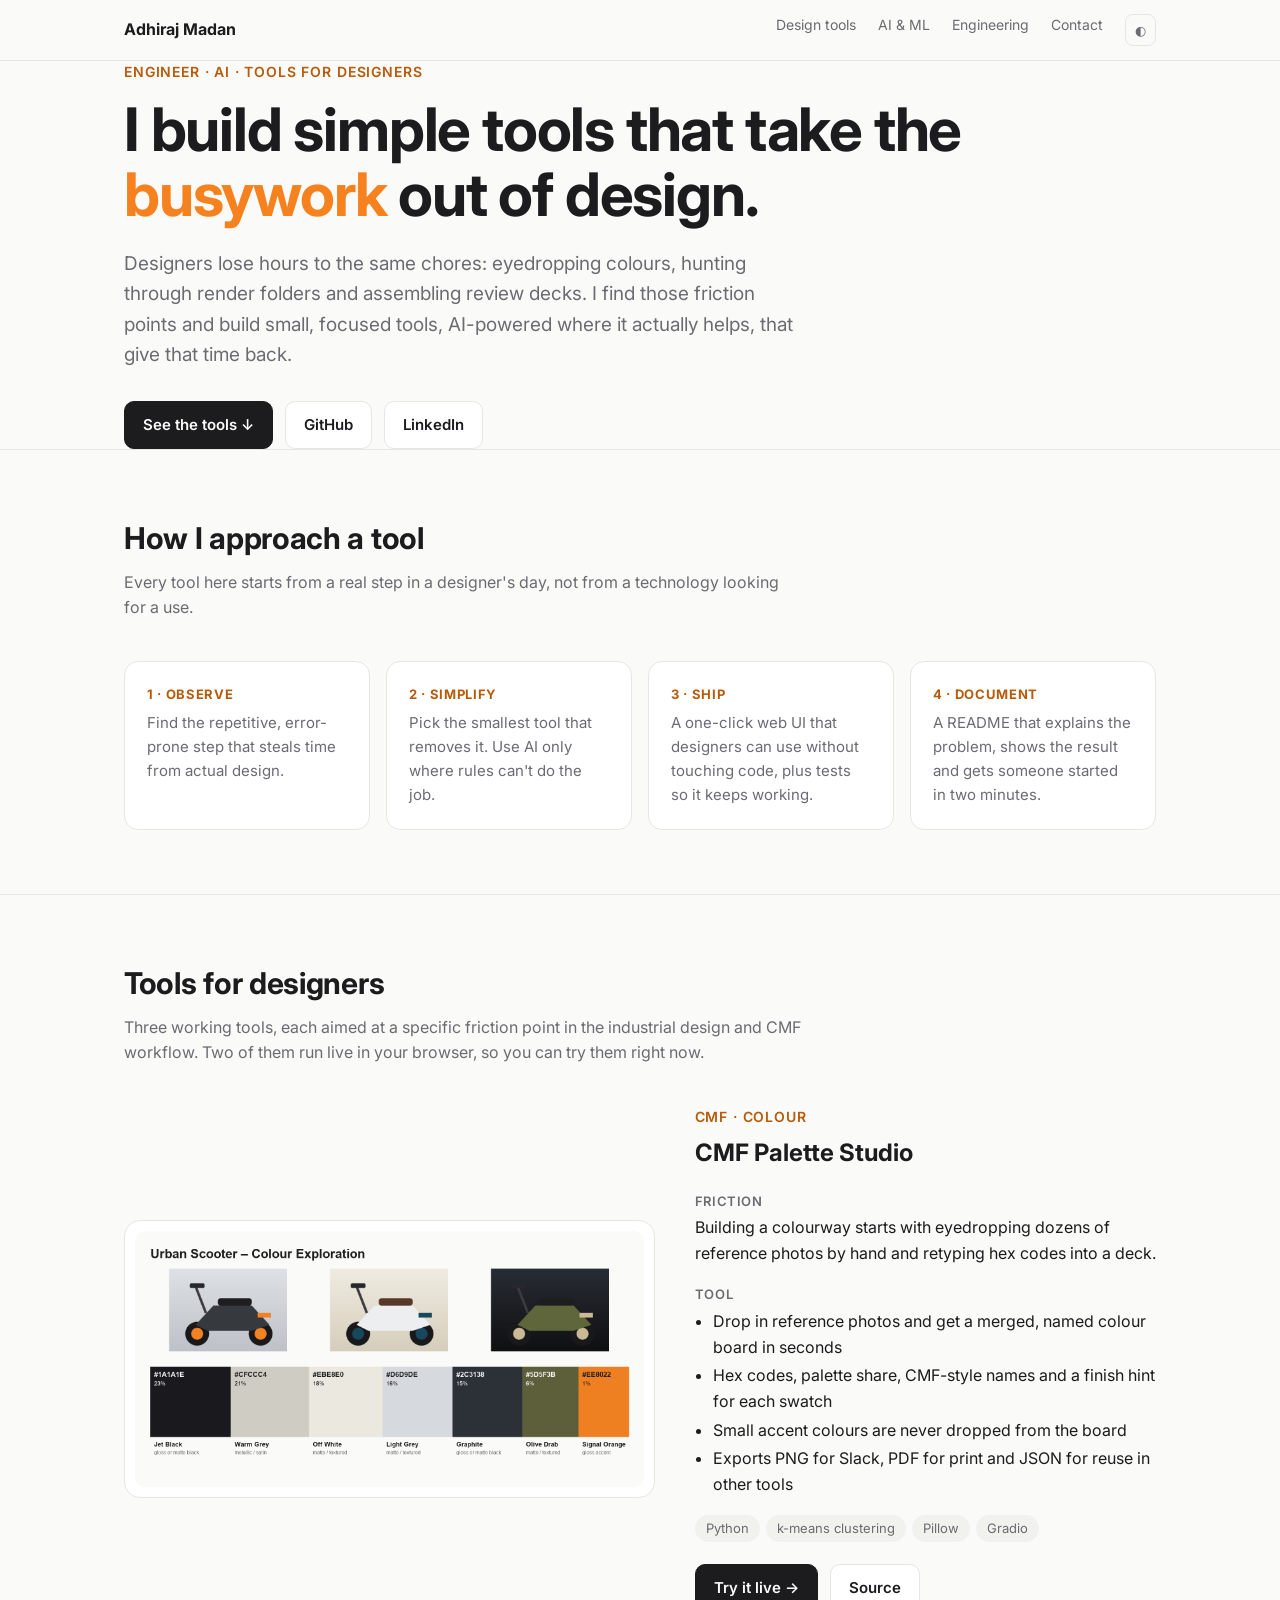
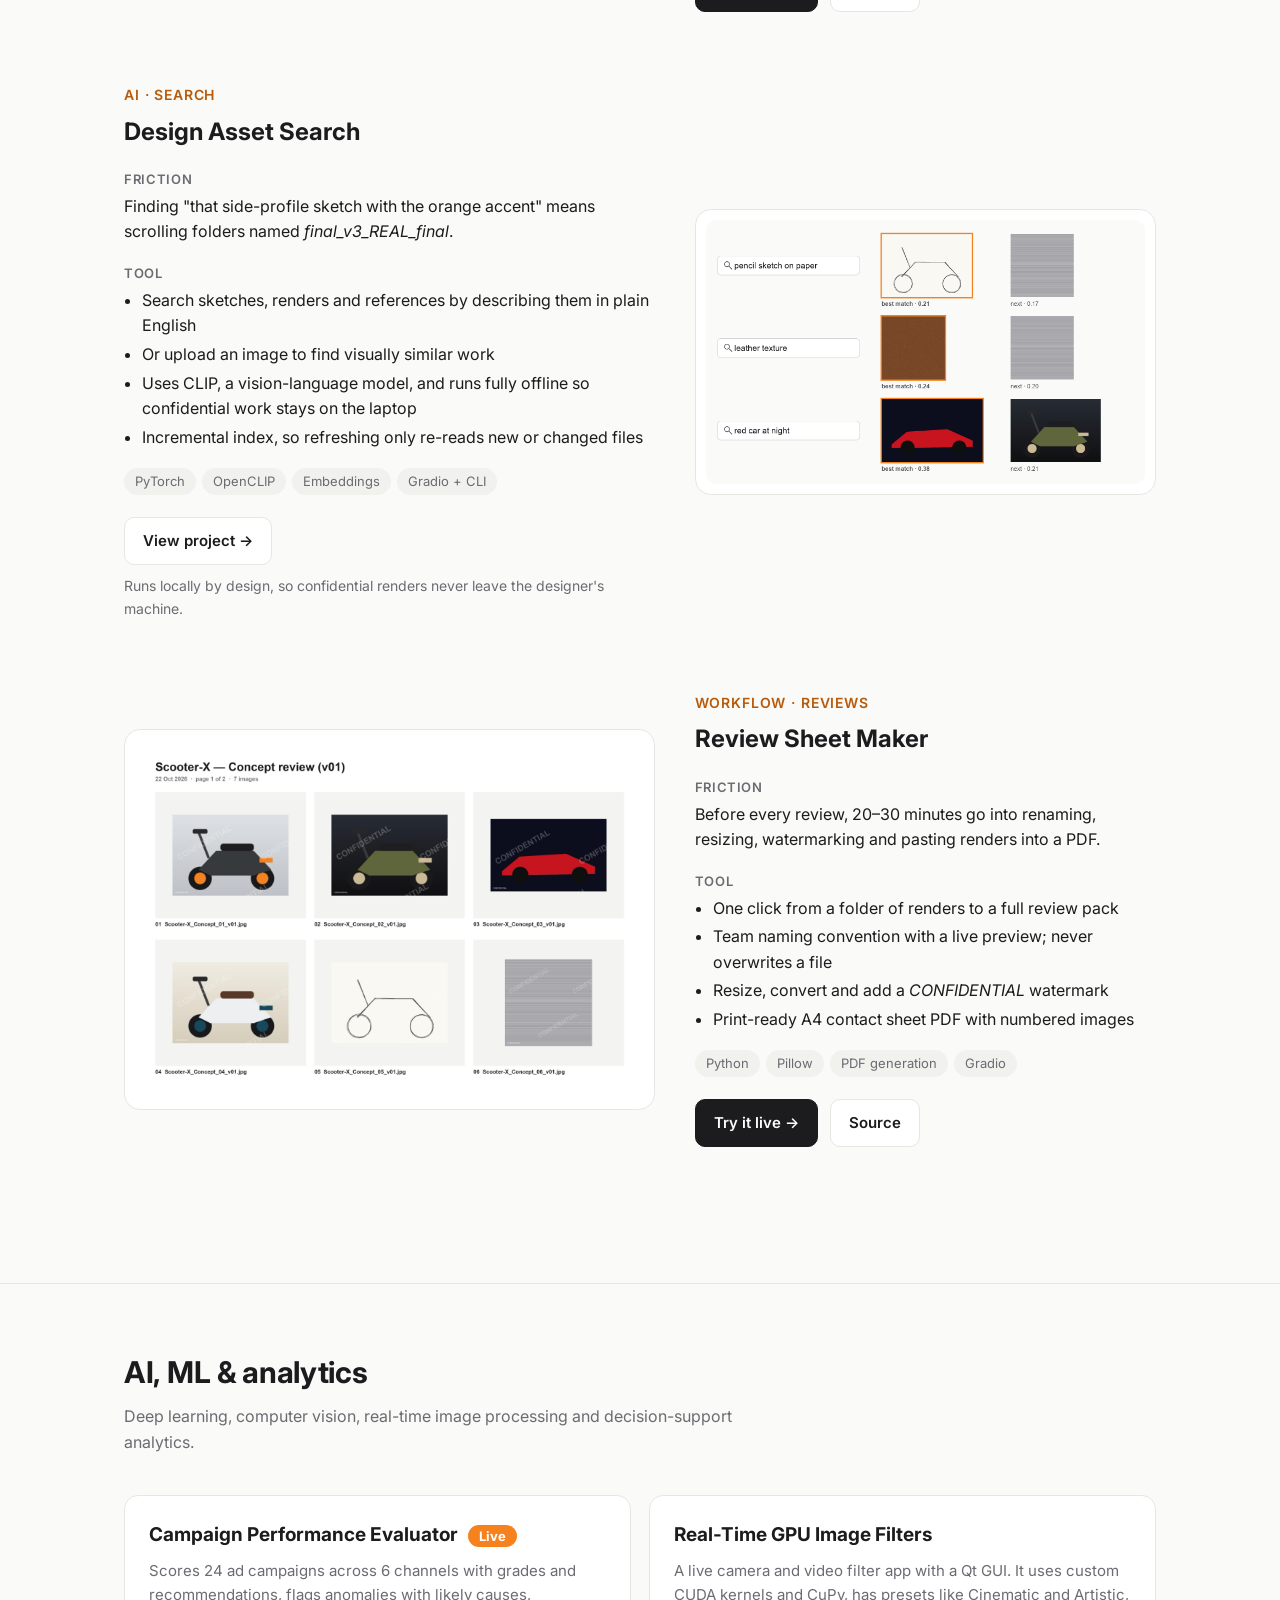
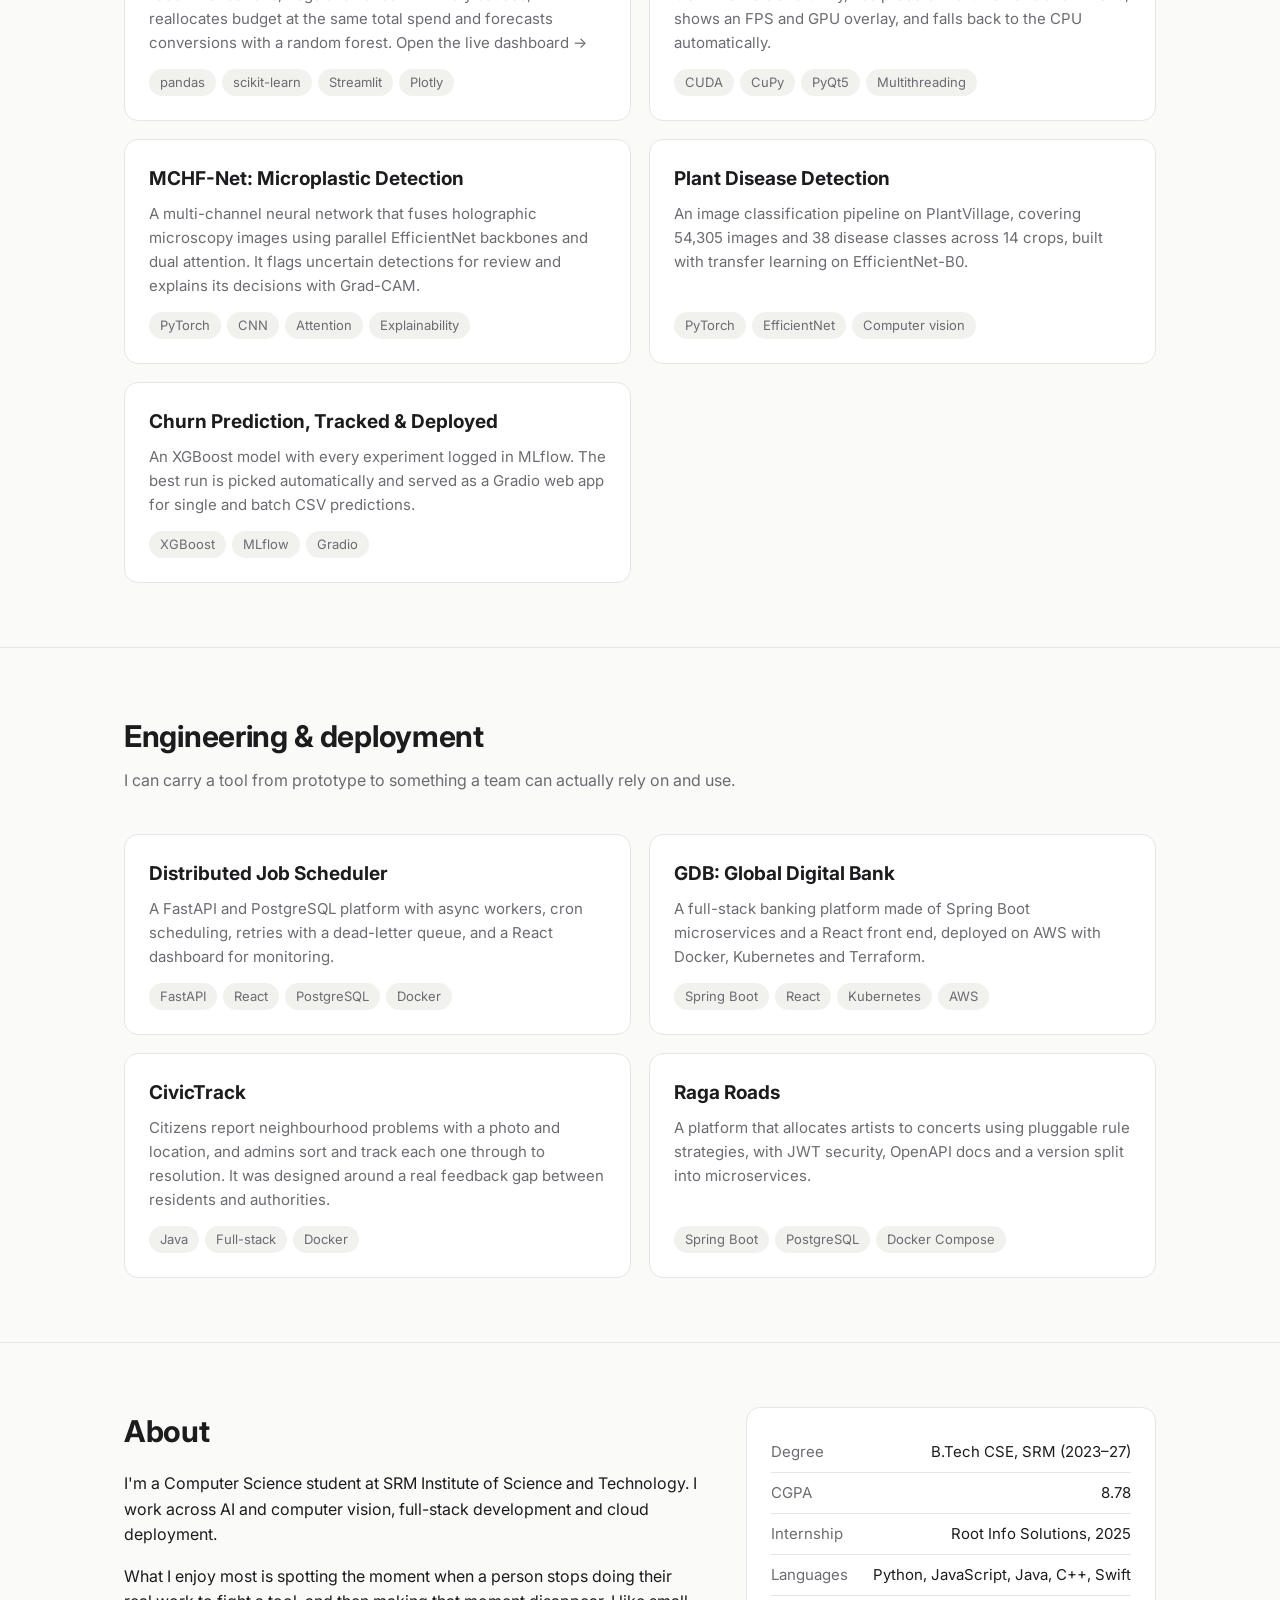
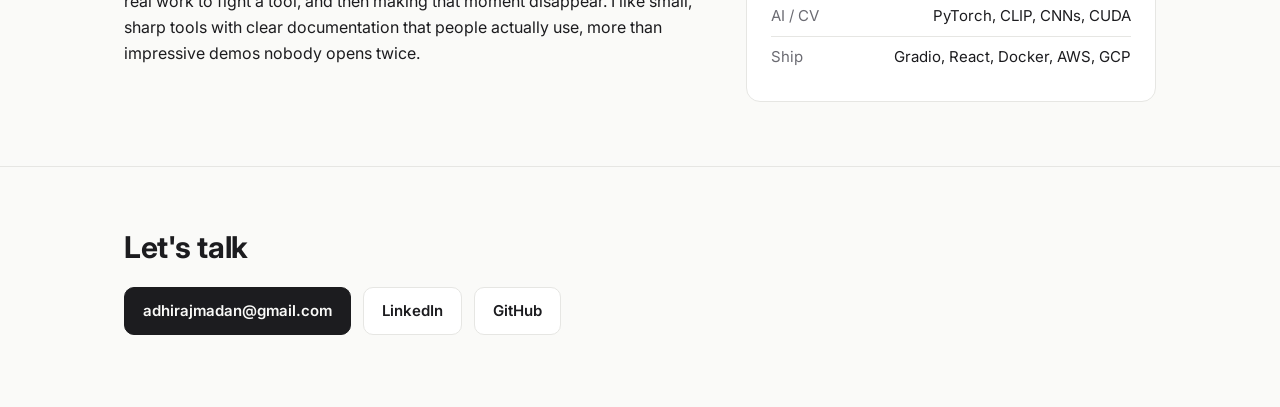
<file: index.html>
<!doctype html>
<html lang="en">
<head>
<meta charset="utf-8">
<meta name="viewport" content="width=device-width, initial-scale=1">
<title>Adhiraj Madan — Tools for Designers</title>
<meta name="description" content="Adhiraj Madan — engineer building simple, AI-powered tools that remove friction from design workflows.">
<link rel="preconnect" href="https://fonts.googleapis.com">
<link rel="preconnect" href="https://fonts.gstatic.com" crossorigin>
<link href="https://fonts.googleapis.com/css2?family=Inter:wght@400;500;600;700&display=swap" rel="stylesheet">
<style>
  :root {
    --bg: #fafaf8; --surface: #ffffff; --ink: #1c1c1f; --muted: #6b6b72; --line: #e6e6e3;
    --accent: #f5821f; --accent-ink: #b85a0a; --chip: #f1f1ee;
  }
  @media (prefers-color-scheme: dark) {
    :root:not([data-theme="light"]) {
      --bg: #121214; --surface: #1b1b1e; --ink: #ededee; --muted: #9c9ca3; --line: #2c2c31;
      --accent: #f5821f; --accent-ink: #ffa557; --chip: #25252a;
    }
  }
  :root[data-theme="dark"] {
    --bg: #121214; --surface: #1b1b1e; --ink: #ededee; --muted: #9c9ca3; --line: #2c2c31;
    --accent: #f5821f; --accent-ink: #ffa557; --chip: #25252a;
  }
  * { box-sizing: border-box; }
  html { scroll-behavior: smooth; }
  body { margin: 0; background: var(--bg); color: var(--ink); font: 16px/1.6 Inter, system-ui, -apple-system, sans-serif; }
  a { color: inherit; }
  .wrap { max-width: 1080px; margin: 0 auto; padding: 0 24px; }

  nav { position: sticky; top: 0; z-index: 10; background: color-mix(in srgb, var(--bg) 88%, transparent); backdrop-filter: blur(10px); border-bottom: 1px solid var(--line); }
  nav .wrap { display: flex; align-items: center; justify-content: space-between; height: 60px; }
  nav .name { font-weight: 700; text-decoration: none; }
  nav .links { display: flex; gap: 22px; font-size: 14px; }
  nav .links a { text-decoration: none; color: var(--muted); }
  nav .links a:hover { color: var(--ink); }

  header { padding: 96px 0 72px; }
  .eyebrow { color: var(--accent-ink); font-weight: 600; font-size: 14px; letter-spacing: .06em; text-transform: uppercase; }
  h1 { font-size: clamp(36px, 6vw, 60px); line-height: 1.08; letter-spacing: -0.02em; margin: 14px 0 22px; max-width: 860px; }
  h1 span { color: var(--accent); }
  .lede { font-size: 19px; color: var(--muted); max-width: 680px; margin: 0 0 30px; }
  .cta { display: flex; flex-wrap: wrap; gap: 12px; }
  .btn { display: inline-flex; align-items: center; gap: 8px; padding: 11px 18px; border-radius: 10px; font-weight: 600; font-size: 15px; text-decoration: none; border: 1px solid var(--line); background: var(--surface); }
  .btn.primary { background: var(--ink); color: var(--bg); border-color: var(--ink); }
  .btn:hover { transform: translateY(-1px); }

  section { padding: 64px 0; border-top: 1px solid var(--line); }
  h2 { font-size: 30px; letter-spacing: -0.01em; margin: 0 0 8px; }
  .section-lede { color: var(--muted); margin: 0 0 40px; max-width: 680px; }

  .process { display: grid; grid-template-columns: repeat(4, 1fr); gap: 16px; }
  .step { background: var(--surface); border: 1px solid var(--line); border-radius: 14px; padding: 22px; }
  .step b { display: block; color: var(--accent-ink); font-size: 13px; letter-spacing: .05em; text-transform: uppercase; margin-bottom: 6px; }
  .step p { margin: 0; color: var(--muted); font-size: 15px; }

  .tool { display: grid; grid-template-columns: 1.15fr 1fr; gap: 40px; align-items: center; margin-bottom: 72px; }
  .tool:nth-child(even) .shot { order: 2; }
  .shot { background: var(--surface); border: 1px solid var(--line); border-radius: 16px; padding: 10px; }
  .shot img { display: block; width: 100%; height: auto; border-radius: 10px; }
  .tool h3 { font-size: 24px; margin: 6px 0 12px; }
  .label { font-size: 13px; font-weight: 600; color: var(--muted); text-transform: uppercase; letter-spacing: .05em; margin: 18px 0 4px; }
  .tool p { margin: 0; }
  .tool ul { margin: 0; padding-left: 18px; }
  .tool li { margin: 3px 0; }
  .chips { display: flex; flex-wrap: wrap; gap: 6px; margin: 18px 0; }
  .chip { background: var(--chip); border-radius: 999px; padding: 3px 11px; font-size: 13px; color: var(--muted); }
  .tool .btn { margin-top: 4px; }

  .grid { display: grid; grid-template-columns: repeat(2, 1fr); gap: 18px; }
  .card { background: var(--surface); border: 1px solid var(--line); border-radius: 14px; padding: 24px; text-decoration: none; display: flex; flex-direction: column; transition: border-color .15s, transform .15s; }
  .card:hover { border-color: var(--accent); transform: translateY(-2px); }
  .card h3 { margin: 0 0 8px; font-size: 19px; }
  .card p { margin: 0 0 14px; color: var(--muted); font-size: 15px; flex: 1; }
  .card .chips { margin: 0; }

  .about { display: grid; grid-template-columns: 1.4fr 1fr; gap: 48px; }
  .facts { background: var(--surface); border: 1px solid var(--line); border-radius: 14px; padding: 24px; }
  .facts div { padding: 8px 0; border-bottom: 1px solid var(--line); display: flex; justify-content: space-between; gap: 16px; font-size: 15px; }
  .facts div:last-child { border-bottom: 0; }
  .facts span { color: var(--muted); }

  footer { padding: 56px 0 72px; border-top: 1px solid var(--line); }
  footer h2 { margin-bottom: 16px; }
  .theme-toggle { background: none; border: 1px solid var(--line); border-radius: 8px; padding: 5px 9px; cursor: pointer; color: var(--muted); font: inherit; font-size: 13px; }

  @media (max-width: 820px) {
    nav .links a.hide-sm { display: none; }
    .process { grid-template-columns: 1fr 1fr; }
    .tool, .about { grid-template-columns: 1fr; gap: 22px; }
    .tool:nth-child(even) .shot { order: 0; }
    .grid { grid-template-columns: 1fr; }
    header { padding: 64px 0 48px; }
  }
  @media (max-width: 480px) {
    .wrap { padding: 0 16px; }
    .process { grid-template-columns: 1fr; }
    nav .links { gap: 14px; }
  }
</style>
</head>
<body>

<nav>
  <div class="wrap">
    <a class="name" href="#">Adhiraj Madan</a>
    <div class="links">
      <a href="#tools">Design tools</a>
      <a href="#ai" class="hide-sm">AI &amp; ML</a>
      <a href="#engineering" class="hide-sm">Engineering</a>
      <a href="#contact">Contact</a>
      <button class="theme-toggle" id="theme" aria-label="Toggle dark mode">◐</button>
    </div>
  </div>
</nav>

<header class="wrap">
  <div class="eyebrow">Engineer · AI · Tools for designers</div>
  <h1>I build simple tools that take the <span>busywork</span> out of design.</h1>
  <p class="lede">
    Designers lose hours to the same chores: eyedropping colours, hunting through render folders and assembling
    review decks. I find those friction points and build small, focused tools, AI-powered where it actually
    helps, that give that time back.
  </p>
  <div class="cta">
    <a class="btn primary" href="#tools">See the tools ↓</a>
    <a class="btn" href="https://github.com/Subzero-005" target="_blank" rel="noopener">GitHub</a>
    <a class="btn" href="https://www.linkedin.com/in/adhiraj-madan-151016289/" target="_blank" rel="noopener">LinkedIn</a>
  </div>
</header>

<section>
  <div class="wrap">
    <h2>How I approach a tool</h2>
    <p class="section-lede">Every tool here starts from a real step in a designer's day, not from a technology looking for a use.</p>
    <div class="process">
      <div class="step"><b>1 · Observe</b><p>Find the repetitive, error-prone step that steals time from actual design.</p></div>
      <div class="step"><b>2 · Simplify</b><p>Pick the smallest tool that removes it. Use AI only where rules can't do the job.</p></div>
      <div class="step"><b>3 · Ship</b><p>A one-click web UI that designers can use without touching code, plus tests so it keeps working.</p></div>
      <div class="step"><b>4 · Document</b><p>A README that explains the problem, shows the result and gets someone started in two minutes.</p></div>
    </div>
  </div>
</section>

<section id="tools">
  <div class="wrap">
    <h2>Tools for designers</h2>
    <p class="section-lede">Three working tools, each aimed at a specific friction point in the industrial design and CMF workflow. Two of them run live in your browser, so you can try them right now.</p>

    <article class="tool">
      <div class="shot"><img src="assets/cmf-board.png" alt="A CMF colour board generated from three scooter reference images, with named swatches and finish hints" loading="lazy"></div>
      <div>
        <div class="eyebrow">CMF · Colour</div>
        <h3>CMF Palette Studio</h3>
        <div class="label">Friction</div>
        <p>Building a colourway starts with eyedropping dozens of reference photos by hand and retyping hex codes into a deck.</p>
        <div class="label">Tool</div>
        <ul>
          <li>Drop in reference photos and get a merged, named colour board in seconds</li>
          <li>Hex codes, palette share, CMF-style names and a finish hint for each swatch</li>
          <li>Small accent colours are never dropped from the board</li>
          <li>Exports PNG for Slack, PDF for print and JSON for reuse in other tools</li>
        </ul>
        <div class="chips"><span class="chip">Python</span><span class="chip">k-means clustering</span><span class="chip">Pillow</span><span class="chip">Gradio</span></div>
        <div class="cta"><a class="btn primary" href="cmf/">Try it live →</a><a class="btn" href="https://github.com/Subzero-005/cmf-palette-studio" target="_blank" rel="noopener">Source</a></div>
      </div>
    </article>

    <article class="tool">
      <div class="shot"><img src="assets/asset-search.png" alt="Text searches such as 'pencil sketch on paper' and 'leather texture' returning the matching images" loading="lazy"></div>
      <div>
        <div class="eyebrow">AI · Search</div>
        <h3>Design Asset Search</h3>
        <div class="label">Friction</div>
        <p>Finding "that side-profile sketch with the orange accent" means scrolling folders named <i>final_v3_REAL_final</i>.</p>
        <div class="label">Tool</div>
        <ul>
          <li>Search sketches, renders and references by describing them in plain English</li>
          <li>Or upload an image to find visually similar work</li>
          <li>Uses CLIP, a vision-language model, and runs fully offline so confidential work stays on the laptop</li>
          <li>Incremental index, so refreshing only re-reads new or changed files</li>
        </ul>
        <div class="chips"><span class="chip">PyTorch</span><span class="chip">OpenCLIP</span><span class="chip">Embeddings</span><span class="chip">Gradio + CLI</span></div>
        <a class="btn" href="https://github.com/Subzero-005/design-asset-search" target="_blank" rel="noopener">View project →</a>
        <p style="color:var(--muted);font-size:14px;margin-top:10px">Runs locally by design, so confidential renders never leave the designer's machine.</p>
      </div>
    </article>

    <article class="tool">
      <div class="shot"><img src="assets/review-sheet.png" alt="An A4 contact sheet of renamed, watermarked concept renders ready for a design review" loading="lazy"></div>
      <div>
        <div class="eyebrow">Workflow · Reviews</div>
        <h3>Review Sheet Maker</h3>
        <div class="label">Friction</div>
        <p>Before every review, 20–30 minutes go into renaming, resizing, watermarking and pasting renders into a PDF.</p>
        <div class="label">Tool</div>
        <ul>
          <li>One click from a folder of renders to a full review pack</li>
          <li>Team naming convention with a live preview; never overwrites a file</li>
          <li>Resize, convert and add a <i>CONFIDENTIAL</i> watermark</li>
          <li>Print-ready A4 contact sheet PDF with numbered images</li>
        </ul>
        <div class="chips"><span class="chip">Python</span><span class="chip">Pillow</span><span class="chip">PDF generation</span><span class="chip">Gradio</span></div>
        <div class="cta"><a class="btn primary" href="review/">Try it live →</a><a class="btn" href="https://github.com/Subzero-005/review-sheet-maker" target="_blank" rel="noopener">Source</a></div>
      </div>
    </article>
  </div>
</section>

<section id="ai">
  <div class="wrap">
    <h2>AI, ML &amp; analytics</h2>
    <p class="section-lede">Deep learning, computer vision, real-time image processing and decision-support analytics.</p>
    <div class="grid">
      <a class="card" href="campaigns/">
        <h3>Campaign Performance Evaluator <span class="chip" style="background:var(--accent);color:#fff;margin-left:6px">Live</span></h3>
        <p>Scores 24 ad campaigns across 6 channels with grades and recommendations, flags anomalies with likely causes, reallocates budget at the same total spend and forecasts conversions with a random forest. Open the live dashboard →</p>
        <div class="chips"><span class="chip">pandas</span><span class="chip">scikit-learn</span><span class="chip">Streamlit</span><span class="chip">Plotly</span></div>
      </a>
      <a class="card" href="https://github.com/Subzero-005/realtime-gpu-image-filters" target="_blank" rel="noopener">
        <h3>Real-Time GPU Image Filters</h3>
        <p>A live camera and video filter app with a Qt GUI. It uses custom CUDA kernels and CuPy, has presets like Cinematic and Artistic, shows an FPS and GPU overlay, and falls back to the CPU automatically.</p>
        <div class="chips"><span class="chip">CUDA</span><span class="chip">CuPy</span><span class="chip">PyQt5</span><span class="chip">Multithreading</span></div>
      </a>
      <a class="card" href="https://github.com/Subzero-005/MCHF-Net-undersea-microplastic-detection" target="_blank" rel="noopener">
        <h3>MCHF-Net: Microplastic Detection</h3>
        <p>A multi-channel neural network that fuses holographic microscopy images using parallel EfficientNet backbones and dual attention. It flags uncertain detections for review and explains its decisions with Grad-CAM.</p>
        <div class="chips"><span class="chip">PyTorch</span><span class="chip">CNN</span><span class="chip">Attention</span><span class="chip">Explainability</span></div>
      </a>
      <a class="card" href="https://github.com/Subzero-005/plant-disease-detection" target="_blank" rel="noopener">
        <h3>Plant Disease Detection</h3>
        <p>An image classification pipeline on PlantVillage, covering 54,305 images and 38 disease classes across 14 crops, built with transfer learning on EfficientNet-B0.</p>
        <div class="chips"><span class="chip">PyTorch</span><span class="chip">EfficientNet</span><span class="chip">Computer vision</span></div>
      </a>
      <a class="card" href="https://github.com/Subzero-005/telco-churn-mlflow" target="_blank" rel="noopener">
        <h3>Churn Prediction, Tracked &amp; Deployed</h3>
        <p>An XGBoost model with every experiment logged in MLflow. The best run is picked automatically and served as a Gradio web app for single and batch CSV predictions.</p>
        <div class="chips"><span class="chip">XGBoost</span><span class="chip">MLflow</span><span class="chip">Gradio</span></div>
      </a>
    </div>
  </div>
</section>

<section id="engineering">
  <div class="wrap">
    <h2>Engineering &amp; deployment</h2>
    <p class="section-lede">I can carry a tool from prototype to something a team can actually rely on and use.</p>
    <div class="grid">
      <a class="card" href="https://github.com/Subzero-005/distributed-job-scheduler" target="_blank" rel="noopener">
        <h3>Distributed Job Scheduler</h3>
        <p>A FastAPI and PostgreSQL platform with async workers, cron scheduling, retries with a dead-letter queue, and a React dashboard for monitoring.</p>
        <div class="chips"><span class="chip">FastAPI</span><span class="chip">React</span><span class="chip">PostgreSQL</span><span class="chip">Docker</span></div>
      </a>
      <a class="card" href="https://github.com/Subzero-005/GDB--full-stack-application" target="_blank" rel="noopener">
        <h3>GDB: Global Digital Bank</h3>
        <p>A full-stack banking platform made of Spring Boot microservices and a React front end, deployed on AWS with Docker, Kubernetes and Terraform.</p>
        <div class="chips"><span class="chip">Spring Boot</span><span class="chip">React</span><span class="chip">Kubernetes</span><span class="chip">AWS</span></div>
      </a>
      <a class="card" href="https://github.com/Subzero-005/civictrack-issue-reporter" target="_blank" rel="noopener">
        <h3>CivicTrack</h3>
        <p>Citizens report neighbourhood problems with a photo and location, and admins sort and track each one through to resolution. It was designed around a real feedback gap between residents and authorities.</p>
        <div class="chips"><span class="chip">Java</span><span class="chip">Full-stack</span><span class="chip">Docker</span></div>
      </a>
      <a class="card" href="https://github.com/Subzero-005/raga-roads" target="_blank" rel="noopener">
        <h3>Raga Roads</h3>
        <p>A platform that allocates artists to concerts using pluggable rule strategies, with JWT security, OpenAPI docs and a version split into microservices.</p>
        <div class="chips"><span class="chip">Spring Boot</span><span class="chip">PostgreSQL</span><span class="chip">Docker Compose</span></div>
      </a>
    </div>
  </div>
</section>

<section>
  <div class="wrap about">
    <div>
      <h2>About</h2>
      <p>I'm a Computer Science student at SRM Institute of Science and Technology. I work across AI and computer vision, full-stack development and cloud deployment.</p>
      <p>What I enjoy most is spotting the moment when a person stops doing their real work to fight a tool, and then making that moment disappear. I like small, sharp tools with clear documentation that people actually use, more than impressive demos nobody opens twice.</p>
    </div>
    <div class="facts">
      <div><span>Degree</span>B.Tech CSE, SRM (2023–27)</div>
      <div><span>CGPA</span>8.78</div>
      <div><span>Internship</span>Root Info Solutions, 2025</div>
      <div><span>Languages</span>Python, JavaScript, Java, C++, Swift</div>
      <div><span>AI / CV</span>PyTorch, CLIP, CNNs, CUDA</div>
      <div><span>Ship</span>Gradio, React, Docker, AWS, GCP</div>
    </div>
  </div>
</section>

<footer id="contact">
  <div class="wrap">
    <h2>Let's talk</h2>
    <div class="cta">
      <a class="btn primary" href="mailto:adhirajmadan@gmail.com">adhirajmadan@gmail.com</a>
      <a class="btn" href="https://www.linkedin.com/in/adhiraj-madan-151016289/" target="_blank" rel="noopener">LinkedIn</a>
      <a class="btn" href="https://github.com/Subzero-005" target="_blank" rel="noopener">GitHub</a>
    </div>
  </div>
</footer>

<script>
  (function () {
    var root = document.documentElement, btn = document.getElementById('theme');
    try { var saved = localStorage.getItem('theme'); if (saved) root.setAttribute('data-theme', saved); } catch (e) {}
    btn.addEventListener('click', function () {
      var dark = root.getAttribute('data-theme') === 'dark' ||
        (!root.getAttribute('data-theme') && matchMedia('(prefers-color-scheme: dark)').matches);
      var next = dark ? 'light' : 'dark';
      root.setAttribute('data-theme', next);
      try { localStorage.setItem('theme', next); } catch (e) {}
    });
  })();
</script>
</body>
</html>
</file>
